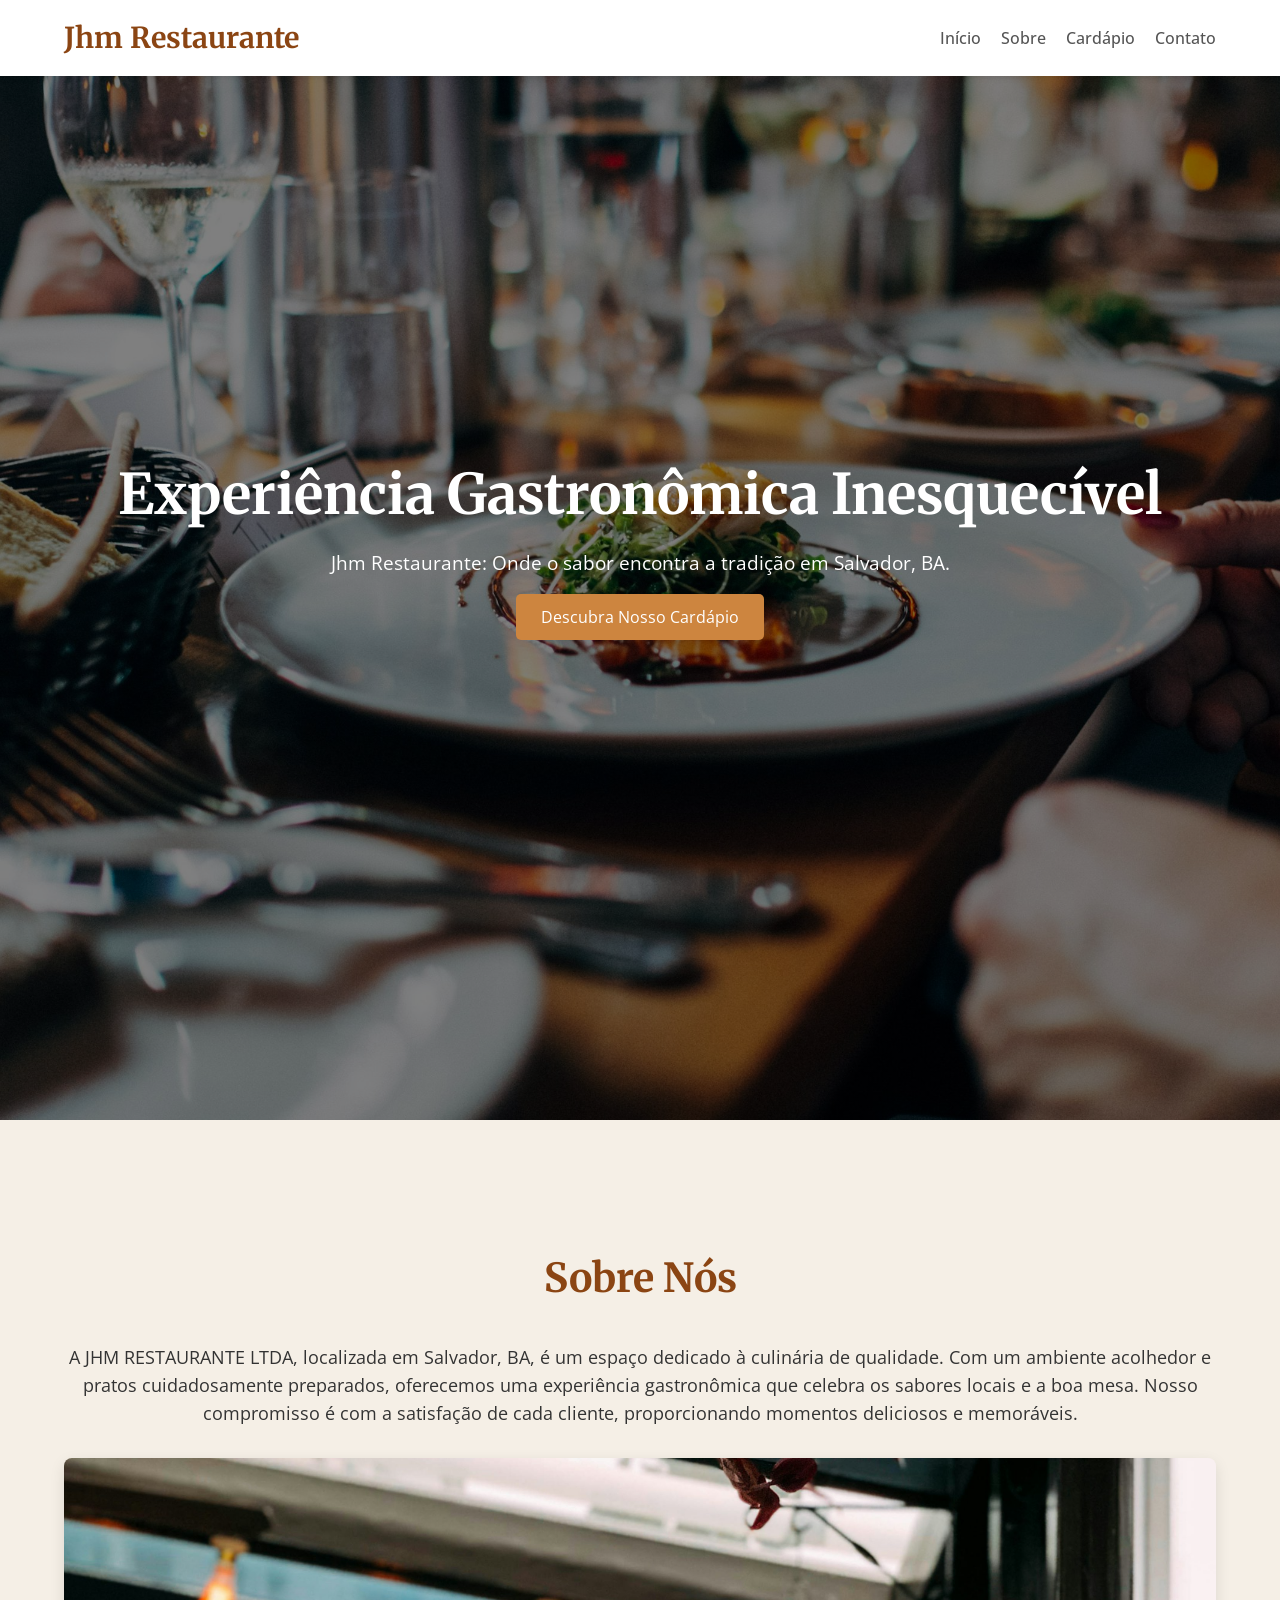
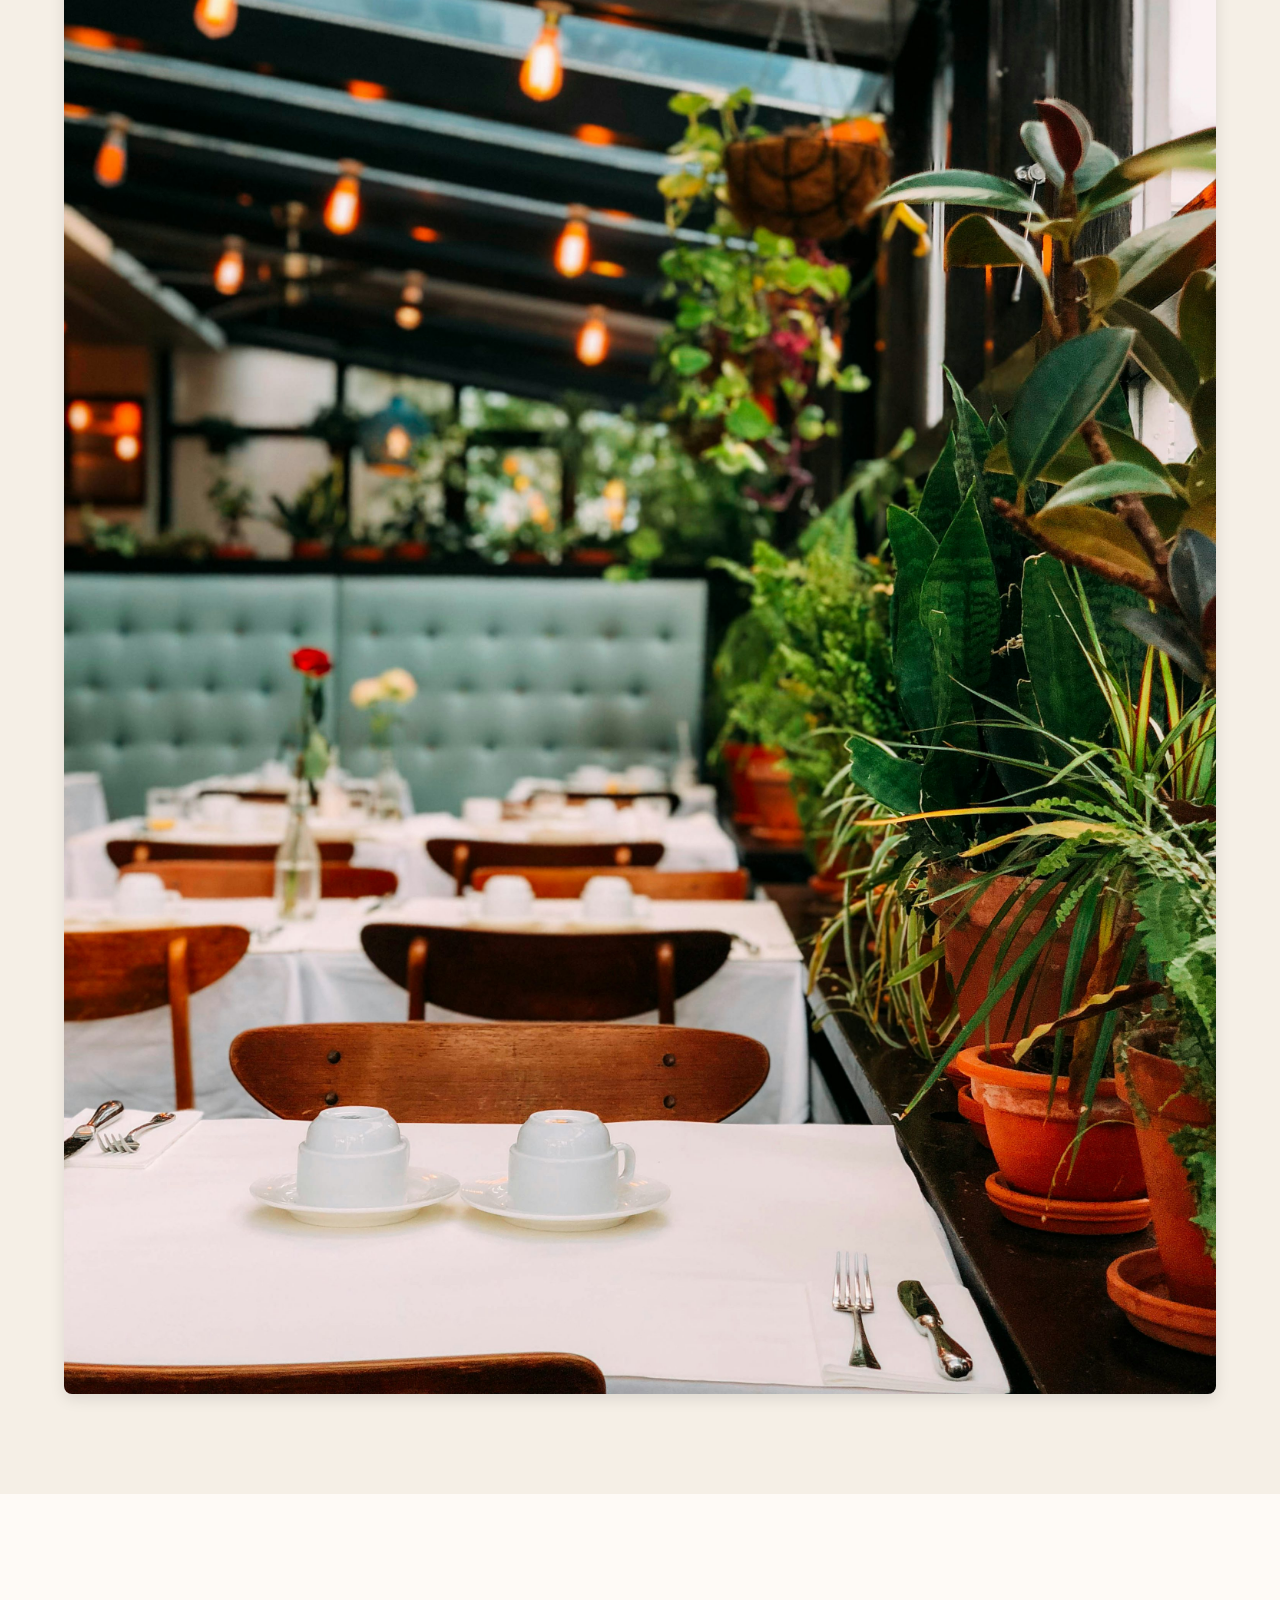
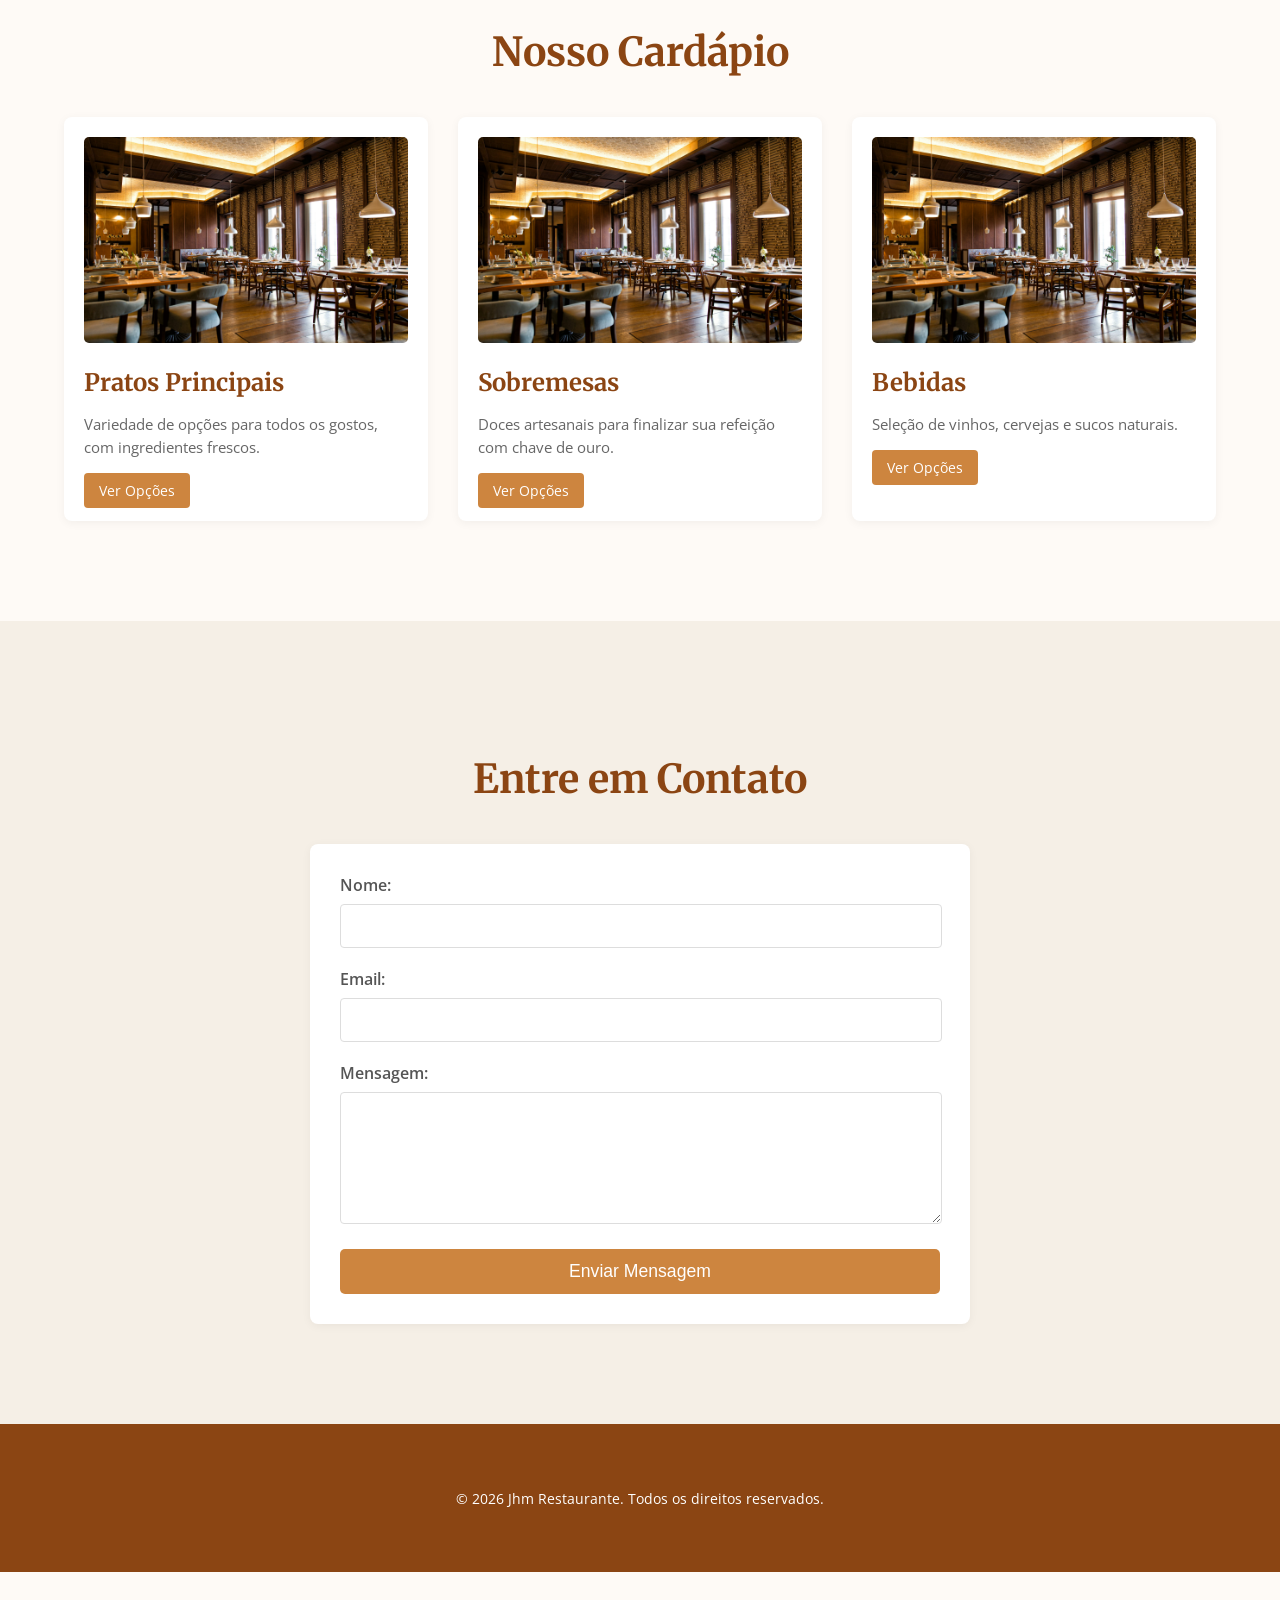
<file: index.html>
<!DOCTYPE html>
<html lang="pt-BR">
<head>
    <meta charset="UTF-8">
    <meta name="viewport" content="width=device-width, initial-scale=1.0">
    <title>Jhm Restaurante - Sabores de Salvador</title>
    <link rel="stylesheet" href="css/style.css">
    <link href="https://fonts.googleapis.com/css2?family=Open+Sans:wght@400;700&family=Merriweather:wght@400;700&display=swap" rel="stylesheet">
</head>
<body>
    <header>
        <nav>
            <div class="container">
                <a href="https://google.com" class="logo">Jhm Restaurante</a>
                <ul class="nav-links">
                    <li><a href="https://google.com">Início</a></li>
                    <li><a href="https://google.com">Sobre</a></li>
                    <li><a href="https://google.com">Cardápio</a></li>
                    <li><a href="https://google.com">Contato</a></li>
                </ul>
                <div class="menu-toggle">
                    <span></span>
                    <span></span>
                    <span></span>
                </div>
            </div>
        </nav>
    </header>

    <section id="hero" class="hero">
        <div class="container">
            <h1>Experiência Gastronômica Inesquecível</h1>
            <p>Jhm Restaurante: Onde o sabor encontra a tradição em Salvador, BA.</p>
            <a href="https://google.com" class="btn">Descubra Nosso Cardápio</a>
        </div>
    </section>

    <section id="about" class="about">
        <div class="container">
            <h2>Sobre Nós</h2>
            <p>A JHM RESTAURANTE LTDA, localizada em Salvador, BA, é um espaço dedicado à culinária de qualidade. Com um ambiente acolhedor e pratos cuidadosamente preparados, oferecemos uma experiência gastronômica que celebra os sabores locais e a boa mesa. Nosso compromisso é com a satisfação de cada cliente, proporcionando momentos deliciosos e memoráveis.</p>
            <img src="images/about.jpg" alt="Sobre Jhm Restaurante" class="img-fluid clickable-image">
        </div>
    </section>

    <section id="menu" class="menu">
        <div class="container">
            <h2>Nosso Cardápio</h2>
            <div class="menu-grid">
                <div class="menu-item">
                    <img src="images/menu.jpg" alt="Prato Principal" class="img-fluid clickable-image">
                    <h3>Pratos Principais</h3>
                    <p>Variedade de opções para todos os gostos, com ingredientes frescos.</p>
                    <a href="https://google.com" class="btn-small">Ver Opções</a>
                </div>
                <div class="menu-item">
                    <img src="images/menu.jpg" alt="Sobremesas" class="img-fluid clickable-image">
                    <h3>Sobremesas</h3>
                    <p>Doces artesanais para finalizar sua refeição com chave de ouro.</p>
                    <a href="https://google.com" class="btn-small">Ver Opções</a>
                </div>
                <div class="menu-item">
                    <img src="images/menu.jpg" alt="Bebidas" class="img-fluid clickable-image">
                    <h3>Bebidas</h3>
                    <p>Seleção de vinhos, cervejas e sucos naturais.</p>
                    <a href="https://google.com" class="btn-small">Ver Opções</a>
                </div>
            </div>
        </div>
    </section>

    <section id="contact" class="contact">
        <div class="container">
            <h2>Entre em Contato</h2>
            <form action="https://google.com" method="GET">
                <div class="form-group">
                    <label for="name">Nome:</label>
                    <input type="text" id="name" name="name" required>
                </div>
                <div class="form-group">
                    <label for="email">Email:</label>
                    <input type="email" id="email" name="email" required>
                </div>
                <div class="form-group">
                    <label for="message">Mensagem:</label>
                    <textarea id="message" name="message" rows="5" required></textarea>
                </div>
                <button type="submit" class="btn">Enviar Mensagem</button>
            </form>
        </div>
    </section>

    <footer>
        <div class="container">
            <p>&copy; 2026 Jhm Restaurante. Todos os direitos reservados.</p>
        </div>
    </footer>

    <script src="js/script.js"></script>
</body>
</html>
</file>
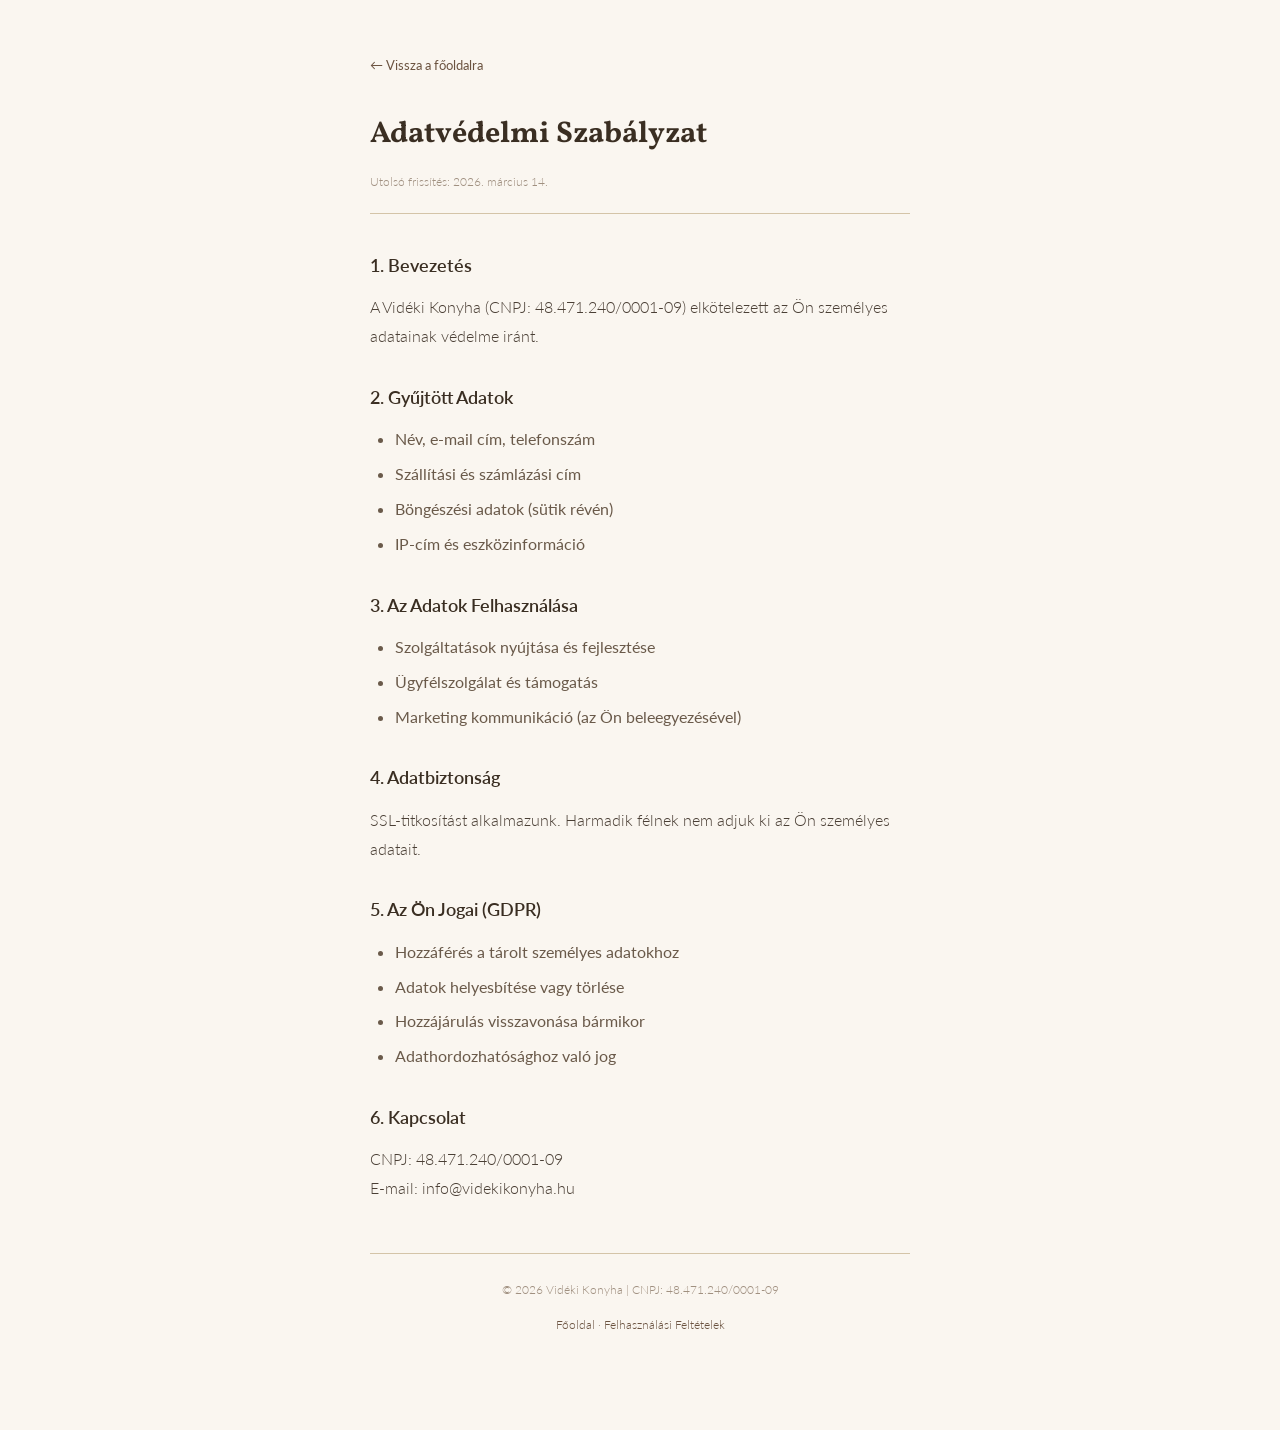
<file: pre/privacy.html>
<!DOCTYPE html><html lang="hu"><head><meta charset="UTF-8"><meta name="viewport" content="width=device-width,initial-scale=1.0"><title>Adatvédelmi Szabályzat - Vidéki Konyha</title><link href="https://fonts.googleapis.com/css2?family=Vollkorn:wght@400;600;700&family=Lato:wght@300;400&display=swap" rel="stylesheet"><style>*{margin:0;padding:0;box-sizing:border-box}body{font-family:'Lato',sans-serif;color:#4a3f35;background:#faf6f0;line-height:1.8;font-size:16px}.c{max-width:580px;margin:0 auto;padding:50px 20px 80px}.back{font-size:13px;color:#6b5340;text-decoration:none;display:inline-block;margin-bottom:30px}.back:hover{text-decoration:underline}h1{font-family:'Vollkorn',serif;font-size:30px;color:#3a2e22;margin-bottom:10px}.up{font-size:12px;color:#a09080;margin-bottom:35px;padding-bottom:20px;border-bottom:1px solid #d4c4a8}h2{font-size:18px;color:#3a2e22;margin:30px 0 12px;font-weight:600}p{margin-bottom:14px;font-weight:300}ul{margin:0 0 14px 25px}li{margin-bottom:6px;color:#6a5a4a}.ft{margin-top:50px;padding-top:25px;border-top:1px solid #d4c4a8;font-size:12px;color:#a09080;text-align:center}.ft a{color:#6b5340;text-decoration:none}</style></head><body><div class="c"><a href="index.html" class="back">&larr; Vissza a főoldalra</a><h1>Adatvédelmi Szabályzat</h1><p class="up">Utolsó frissítés: 2026. március 14.</p><h2>1. Bevezetés</h2><p>A Vidéki Konyha (CNPJ: 48.471.240/0001-09) elkötelezett az Ön személyes adatainak védelme iránt.</p><h2>2. Gyűjtött Adatok</h2><ul><li>Név, e-mail cím, telefonszám</li><li>Szállítási és számlázási cím</li><li>Böngészési adatok (sütik révén)</li><li>IP-cím és eszközinformáció</li></ul><h2>3. Az Adatok Felhasználása</h2><ul><li>Szolgáltatások nyújtása és fejlesztése</li><li>Ügyfélszolgálat és támogatás</li><li>Marketing kommunikáció (az Ön beleegyezésével)</li></ul><h2>4. Adatbiztonság</h2><p>SSL-titkosítást alkalmazunk. Harmadik félnek nem adjuk ki az Ön személyes adatait.</p><h2>5. Az Ön Jogai (GDPR)</h2><ul><li>Hozzáférés a tárolt személyes adatokhoz</li><li>Adatok helyesbítése vagy törlése</li><li>Hozzájárulás visszavonása bármikor</li><li>Adathordozhatósághoz való jog</li></ul><h2>6. Kapcsolat</h2><p>CNPJ: 48.471.240/0001-09<br>E-mail: info@videkikonyha.hu</p><div class="ft"><p>&copy; 2026 Vidéki Konyha | CNPJ: 48.471.240/0001-09</p><p><a href="index.html">Főoldal</a> &middot; <a href="terms.html">Felhasználási Feltételek</a></p></div></div></body></html>
</file>
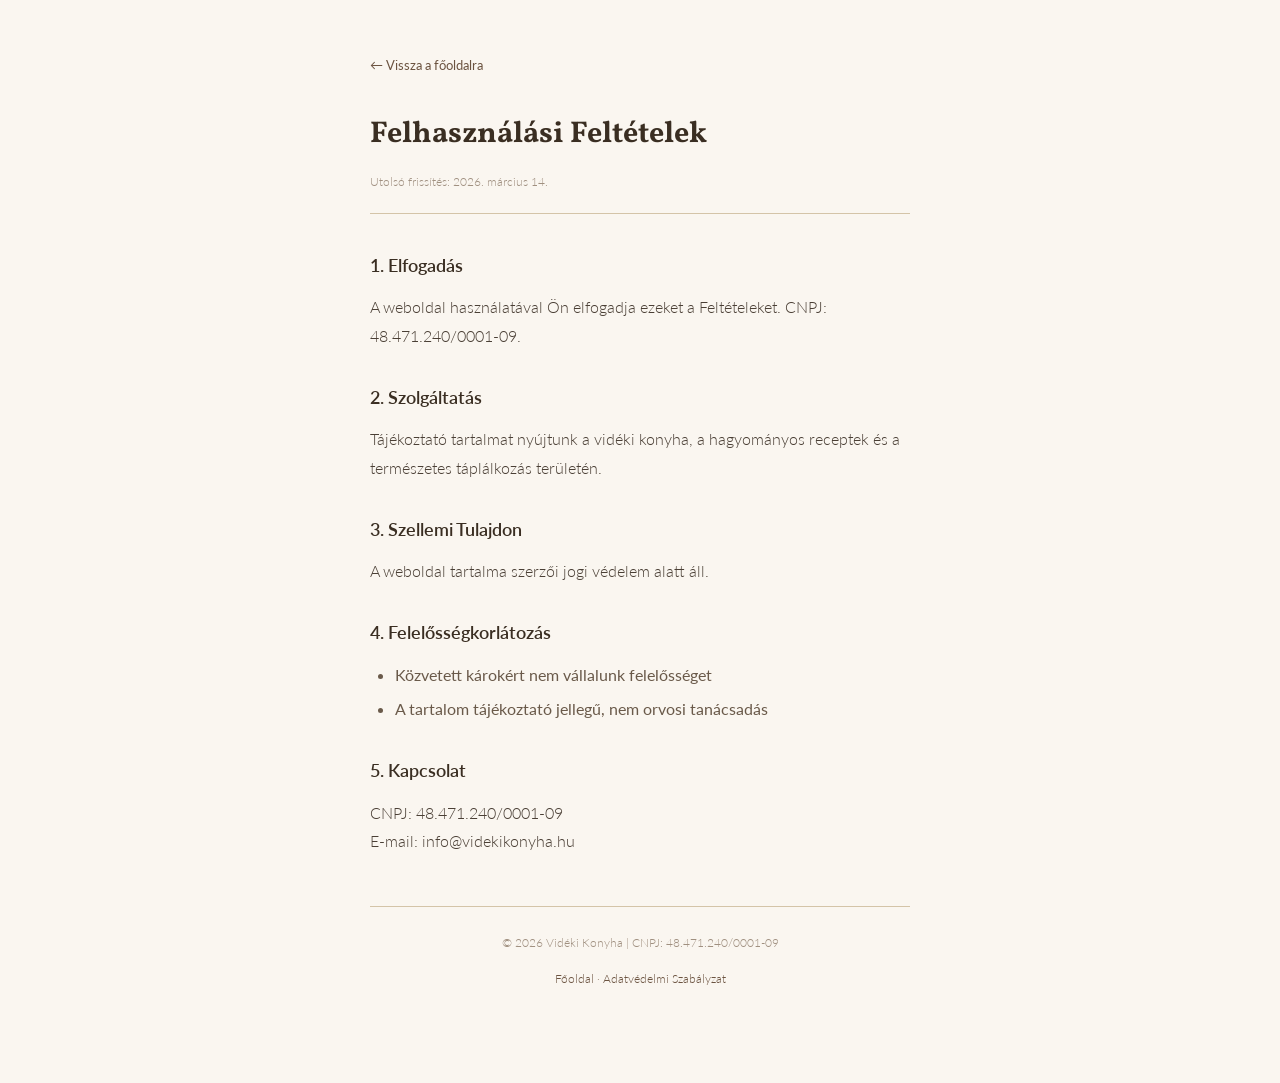
<file: pre/terms.html>
<!DOCTYPE html><html lang="hu"><head><meta charset="UTF-8"><meta name="viewport" content="width=device-width,initial-scale=1.0"><title>Felhasználási Feltételek - Vidéki Konyha</title><link href="https://fonts.googleapis.com/css2?family=Vollkorn:wght@400;600;700&family=Lato:wght@300;400&display=swap" rel="stylesheet"><style>*{margin:0;padding:0;box-sizing:border-box}body{font-family:'Lato',sans-serif;color:#4a3f35;background:#faf6f0;line-height:1.8;font-size:16px}.c{max-width:580px;margin:0 auto;padding:50px 20px 80px}.back{font-size:13px;color:#6b5340;text-decoration:none;display:inline-block;margin-bottom:30px}.back:hover{text-decoration:underline}h1{font-family:'Vollkorn',serif;font-size:30px;color:#3a2e22;margin-bottom:10px}.up{font-size:12px;color:#a09080;margin-bottom:35px;padding-bottom:20px;border-bottom:1px solid #d4c4a8}h2{font-size:18px;color:#3a2e22;margin:30px 0 12px;font-weight:600}p{margin-bottom:14px;font-weight:300}ul{margin:0 0 14px 25px}li{margin-bottom:6px;color:#6a5a4a}.ft{margin-top:50px;padding-top:25px;border-top:1px solid #d4c4a8;font-size:12px;color:#a09080;text-align:center}.ft a{color:#6b5340;text-decoration:none}</style></head><body><div class="c"><a href="index.html" class="back">&larr; Vissza a főoldalra</a><h1>Felhasználási Feltételek</h1><p class="up">Utolsó frissítés: 2026. március 14.</p><h2>1. Elfogadás</h2><p>A weboldal használatával Ön elfogadja ezeket a Feltételeket. CNPJ: 48.471.240/0001-09.</p><h2>2. Szolgáltatás</h2><p>Tájékoztató tartalmat nyújtunk a vidéki konyha, a hagyományos receptek és a természetes táplálkozás területén.</p><h2>3. Szellemi Tulajdon</h2><p>A weboldal tartalma szerzői jogi védelem alatt áll.</p><h2>4. Felelősségkorlátozás</h2><ul><li>Közvetett károkért nem vállalunk felelősséget</li><li>A tartalom tájékoztató jellegű, nem orvosi tanácsadás</li></ul><h2>5. Kapcsolat</h2><p>CNPJ: 48.471.240/0001-09<br>E-mail: info@videkikonyha.hu</p><div class="ft"><p>&copy; 2026 Vidéki Konyha | CNPJ: 48.471.240/0001-09</p><p><a href="index.html">Főoldal</a> &middot; <a href="privacy.html">Adatvédelmi Szabályzat</a></p></div></div></body></html>
</file>
<file: css/style.css>
/* General Styles */
body {
    font-family: 'Open Sans', sans-serif;
    margin: 0;
    padding: 0;
    box-sizing: border-box;
    background-color: #fefaf6;
    color: #333;
}

.container {
    width: 90%;
    max-width: 1200px;
    margin: 0 auto;
    padding: 20px 0;
}

a {
    text-decoration: none;
    color: inherit;
}

img {
    max-width: 100%;
    height: auto;
    display: block;
}

/* Header */
header {
    background-color: #fff;
    box-shadow: 0 2px 5px rgba(0,0,0,0.1);
    position: fixed;
    width: 100%;
    top: 0;
    left: 0;
    z-index: 1000;
}

header .container {
    display: flex;
    justify-content: space-between;
    align-items: center;
}

.logo {
    font-family: 'Merriweather', serif;
    font-size: 1.8em;
    font-weight: 700;
    color: #8B4513; /* SaddleBrown for a warm restaurant feel */
}

.nav-links {
    list-style: none;
    margin: 0;
    padding: 0;
    display: flex;
}

.nav-links li {
    margin-left: 20px;
}

.nav-links a {
    font-weight: 500;
    color: #555;
    transition: color 0.3s ease;
}

.nav-links a:hover {
    color: #CD853F; /* Peru for a lighter accent */
}

.menu-toggle {
    display: none;
    flex-direction: column;
    cursor: pointer;
}

.menu-toggle span {
    height: 3px;
    width: 25px;
    background-color: #333;
    margin-bottom: 5px;
    border-radius: 2px;
}

/* Hero Section */
.hero {
    background: linear-gradient(rgba(0,0,0,0.5), rgba(0,0,0,0.5)), url('../images/hero.jpg') no-repeat center center/cover;
    color: #fff;
    text-align: center;
    padding: 150px 0;
    display: flex;
    align-items: center;
    justify-content: center;
    min-height: 100vh;
    margin-top: -80px; /* Adjust for fixed header */
}

.hero h1 {
    font-family: 'Merriweather', serif;
    font-size: 3.5em;
    margin-bottom: 20px;
}

.hero p {
    font-size: 1.2em;
    margin-bottom: 30px;
}

.btn {
    background-color: #CD853F; /* Peru */
    color: #fff;
    padding: 12px 25px;
    border-radius: 5px;
    transition: background-color 0.3s ease;
}

.btn:hover {
    background-color: #A0522D; /* Sienna */
}

/* Sections */
section {
    padding: 80px 0;
    text-align: center;
}

section:nth-of-type(even) {
    background-color: #f5efe6;
}

section h2 {
    font-family: 'Merriweather', serif;
    font-size: 2.5em;
    margin-bottom: 40px;
    color: #8B4513;
}

.about p {
    font-size: 1.1em;
    line-height: 1.6;
    margin-bottom: 30px;
}

.about img {
    margin: 0 auto;
    border-radius: 8px;
    box-shadow: 0 5px 15px rgba(0,0,0,0.1);
}

/* Menu Section */
.menu-grid {
    display: grid;
    grid-template-columns: repeat(auto-fit, minmax(280px, 1fr));
    gap: 30px;
    margin-top: 40px;
}

.menu-item {
    background-color: #fff;
    padding: 20px;
    border-radius: 8px;
    box-shadow: 0 2px 10px rgba(0,0,0,0.05);
    text-align: left;
    transition: transform 0.3s ease;
}

.menu-item:hover {
    transform: translateY(-5px);
}

.menu-item img {
    border-radius: 5px;
    margin-bottom: 15px;
}

.menu-item h3 {
    font-family: 'Merriweather', serif;
    font-size: 1.5em;
    color: #8B4513;
    margin-bottom: 10px;
}

.menu-item p {
    font-size: 0.95em;
    line-height: 1.5;
    color: #666;
    margin-bottom: 20px;
}

.btn-small {
    background-color: #CD853F;
    color: #fff;
    padding: 8px 15px;
    border-radius: 4px;
    font-size: 0.9em;
    transition: background-color 0.3s ease;
}

.btn-small:hover {
    background-color: #A0522D;
}

/* Contact Section */
.contact form {
    max-width: 600px;
    margin: 0 auto;
    background-color: #fff;
    padding: 30px;
    border-radius: 8px;
    box-shadow: 0 2px 10px rgba(0,0,0,0.05);
    text-align: left;
}

.form-group {
    margin-bottom: 20px;
}

.form-group label {
    display: block;
    margin-bottom: 8px;
    font-weight: 600;
    color: #555;
}

.form-group input[type="text"],
.form-group input[type="email"],
.form-group textarea {
    width: calc(100% - 20px);
    padding: 10px;
    border: 1px solid #ddd;
    border-radius: 4px;
    font-family: 'Open Sans', sans-serif;
    font-size: 1em;
}

.form-group textarea {
    resize: vertical;
}

.contact .btn {
    width: 100%;
    border: none;
    cursor: pointer;
    font-size: 1.1em;
}

/* Footer */
footer {
    background-color: #8B4513; /* SaddleBrown */
    color: #fff;
    text-align: center;
    padding: 30px 0;
    font-size: 0.9em;
}

/* Responsive Design */
@media (max-width: 768px) {
    .nav-links {
        display: none;
        flex-direction: column;
        width: 100%;
        background-color: #fff;
        position: absolute;
        top: 80px; /* Height of header */
        left: 0;
        box-shadow: 0 2px 5px rgba(0,0,0,0.1);
    }

    .nav-links.active {
        display: flex;
    }

    .nav-links li {
        margin: 0;
        text-align: center;
        padding: 15px 0;
        border-bottom: 1px solid #eee;
    }

    .nav-links li:last-child {
        border-bottom: none;
    }

    .menu-toggle {
        display: flex;
    }

    .hero h1 {
        font-size: 2.5em;
    }

    .hero p {
        font-size: 1em;
    }

    .menu-grid {
        grid-template-columns: 1fr;
    }
}

/* Image clickability */
.clickable-image {
    cursor: pointer;
}
</file>
